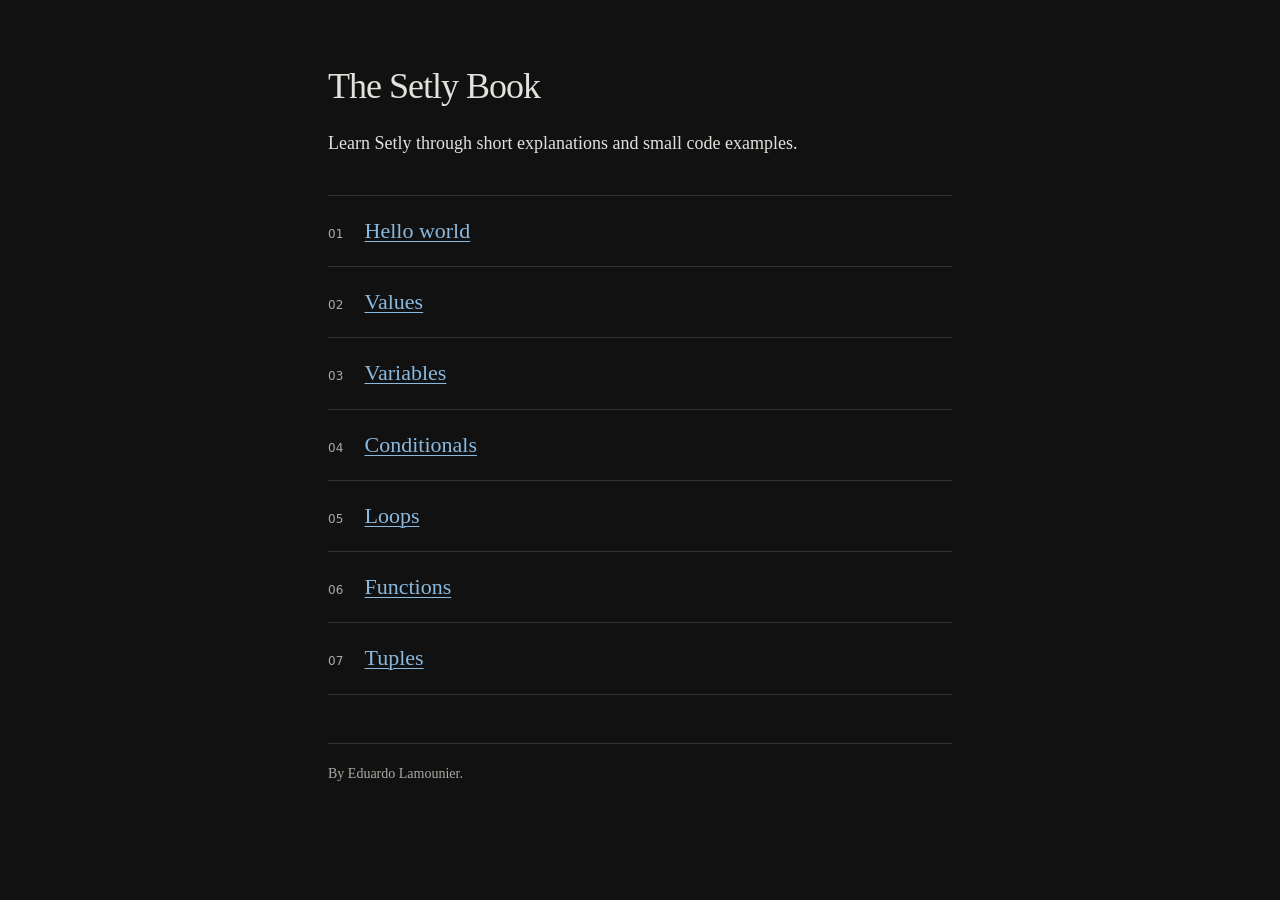
<file: docs/index.html>
<!DOCTYPE html>
<html lang="en">
<head>
  <meta charset="utf-8">
  <meta name="viewport" content="width=device-width, initial-scale=1">
  <meta name="description" content="Learn Setly through short explanations and annotated code examples.">
  <title>Chapters — The Setly Book</title>
  <link rel="stylesheet" href="style.css">
</head>
<body>
  <main class="page home">
    <header>
      <h1>The Setly Book</h1>
      <p>Learn Setly through short explanations and small code examples.</p>
    </header>
    <nav aria-label="Chapters">
      <ol class="chapters">
        <li>
          <span class="number">01</span> <a href="hello_world.html">Hello world</a>
        </li>
        <li>
          <span class="number">02</span> <a href="values.html">Values</a>
        </li>
        <li>
          <span class="number">03</span> <a href="variables.html">Variables</a>
        </li>
        <li>
          <span class="number">04</span> <a href="conditionals.html">Conditionals</a>
        </li>
        <li>
          <span class="number">05</span> <a href="loops.html">Loops</a>
        </li>
        <li>
          <span class="number">06</span> <a href="functions.html">Functions</a>
        </li>
        <li>
          <span class="number">07</span> <a href="tuples.html">Tuples</a>
        </li>
      </ol>
    </nav>
    <footer>
      <p>By Eduardo Lamounier.</p>
    </footer>
  </main>
</body>
</html>
</file>
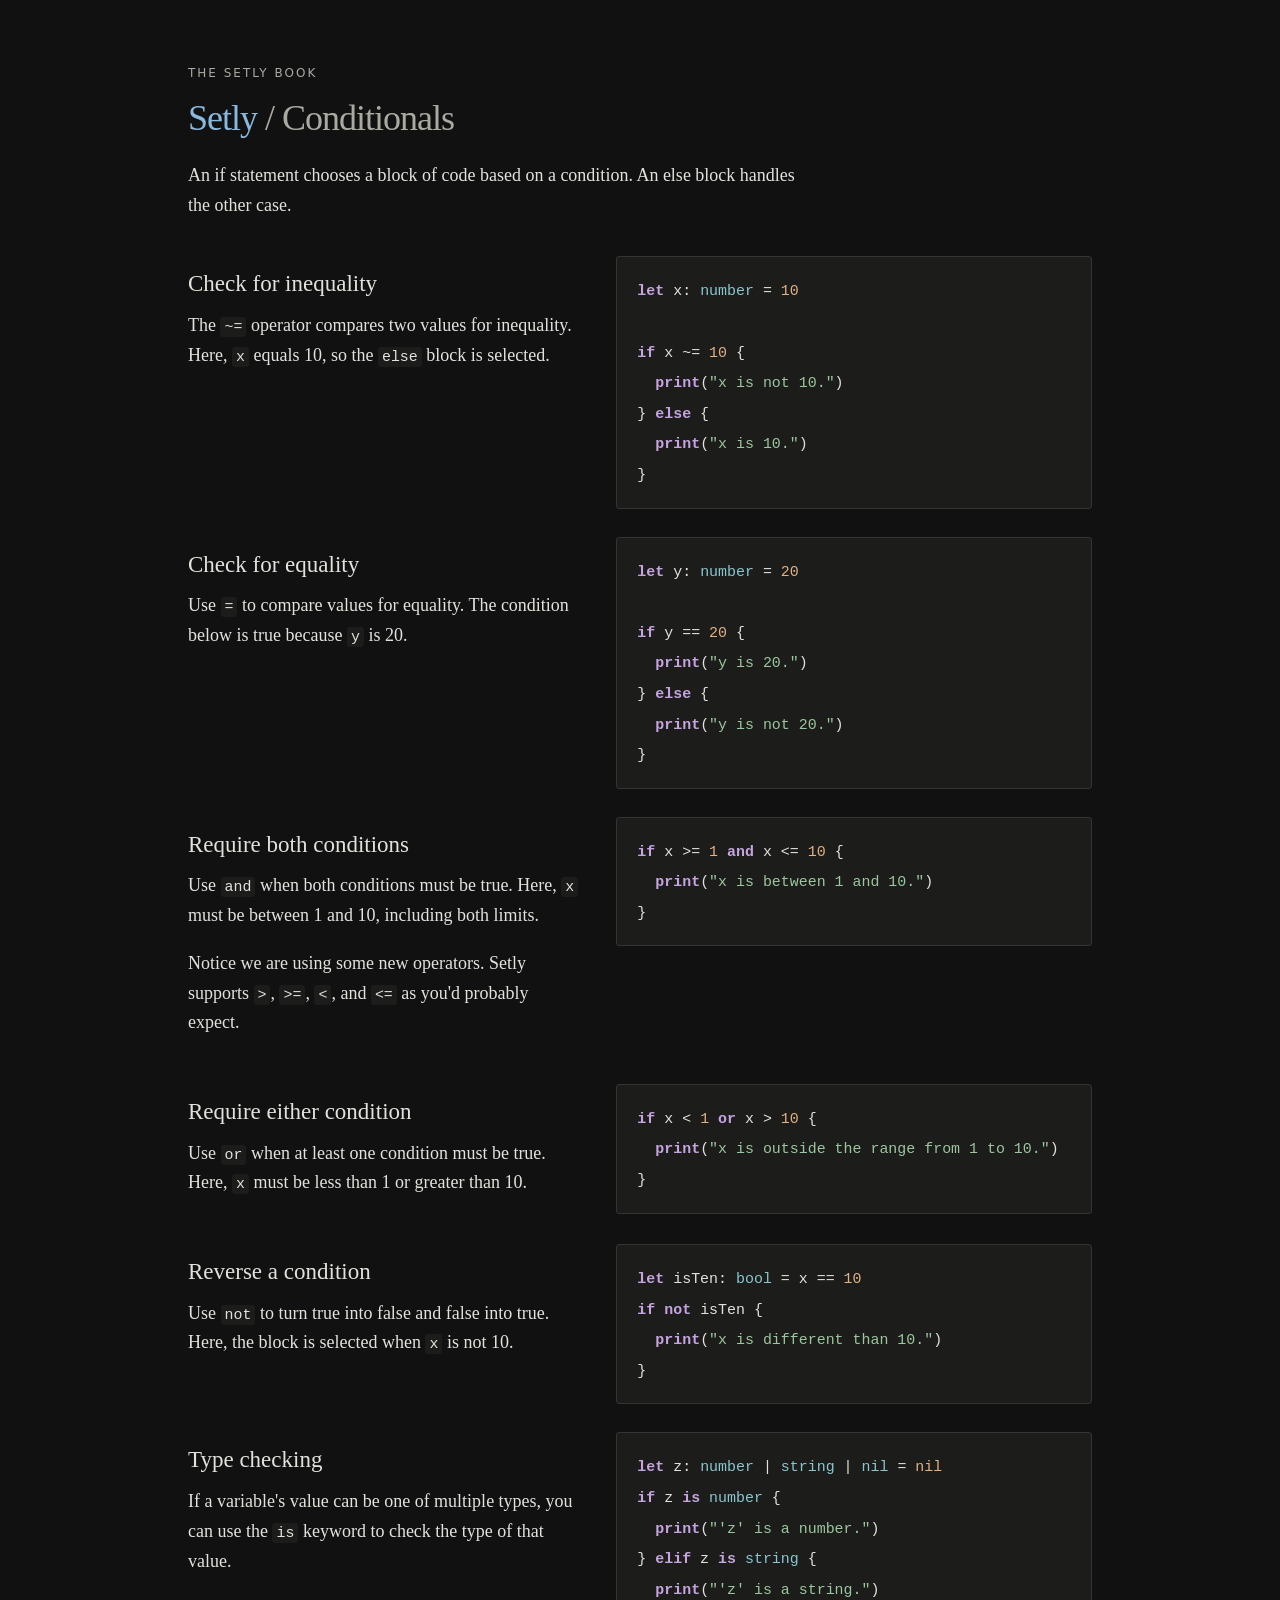
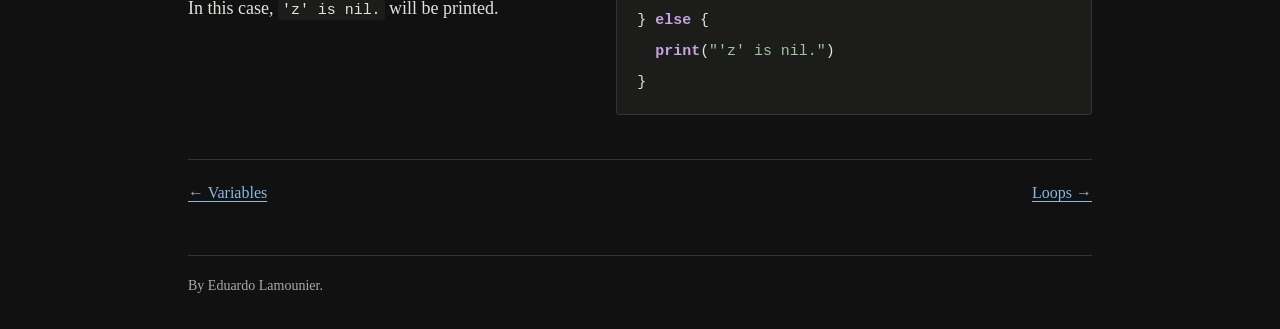
<file: docs/conditionals.html>
<!DOCTYPE html>
<html lang="en">
<head>
  <meta charset="utf-8">
  <meta name="viewport" content="width=device-width, initial-scale=1">
  <meta name="description" content="Learn Setly through short explanations and annotated code examples.">
  <title>Conditionals — The Setly Book</title>
  <link rel="stylesheet" href="style.css">
</head>
<body>
  <main class="page">
    <header>
      <p class="eyebrow">The Setly Book</p>
      <h1><a href="index.html">Setly</a><span> / Conditionals</span></h1>
      <p class="intro">An if statement chooses a block of code based on a condition. An else block handles the other case.</p>
    </header>
    <!-- Preserve whitespace inside pre: it controls the displayed code indentation. -->
    <section class="example">
      <div class="explanation">
        <h2>Check for inequality</h2>
        <p>The <code>~=</code> operator compares two values for inequality. Here, <code>x</code> equals 10, so the <code>else</code> block is selected.</p>
      </div>
      <pre><code><span class="keyword">let</span> x: <span class="type">number</span> = <span class="literal">10</span>

<span class="keyword">if</span> x ~= <span class="literal">10</span> {
  <span class="keyword">print</span>(<span class="string">&quot;x is not 10.&quot;</span>)
} <span class="keyword">else</span> {
  <span class="keyword">print</span>(<span class="string">&quot;x is 10.&quot;</span>)
}</code></pre>
    </section>
    <section class="example">
      <div class="explanation">
        <h2>Check for equality</h2>
        <p>Use <code>=</code> to compare values for equality. The condition below is true because <code>y</code> is 20.</p>
      </div>
      <pre><code><span class="keyword">let</span> y: <span class="type">number</span> = <span class="literal">20</span>

<span class="keyword">if</span> y == <span class="literal">20</span> {
  <span class="keyword">print</span>(<span class="string">&quot;y is 20.&quot;</span>)
} <span class="keyword">else</span> {
  <span class="keyword">print</span>(<span class="string">&quot;y is not 20.&quot;</span>)
}</code></pre>
    </section>
    <section class="example">
      <div class="explanation">
        <h2>Require both conditions</h2>
        <p>Use <code>and</code> when both conditions must be true. Here, <code>x</code> must be between 1 and 10, including both limits.</p>
        <p>Notice we are using some new operators. Setly supports <code>&gt;</code>, <code>&gt;=</code>, <code>&lt;</code>, and <code>&lt;=</code> as you'd probably expect.</p>
      </div>
      <pre><code><span class="keyword">if</span> x &gt;= <span class="literal">1</span> <span class="keyword">and</span> x &lt;= <span class="literal">10</span> {
  <span class="keyword">print</span>(<span class="string">&quot;x is between 1 and 10.&quot;</span>)
}</code></pre>
    </section>
    <section class="example">
      <div class="explanation">
        <h2>Require either condition</h2>
        <p>Use <code>or</code> when at least one condition must be true. Here, <code>x</code> must be less than 1 or greater than 10.</p>
      </div>
      <pre><code><span class="keyword">if</span> x &lt; <span class="literal">1</span> <span class="keyword">or</span> x &gt; <span class="literal">10</span> {
  <span class="keyword">print</span>(<span class="string">&quot;x is outside the range from 1 to 10.&quot;</span>)
}</code></pre>
    </section>
    <section class="example">
      <div class="explanation">
        <h2>Reverse a condition</h2>
        <p>Use <code>not</code> to turn true into false and false into true. Here, the block is selected when <code>x</code> is not 10.</p>
      </div>
      <pre><code><span class="keyword">let</span> isTen: <span class="type">bool</span> = x == <span class="literal">10</span>
<span class="keyword">if</span> <span class="keyword">not</span> isTen {
  <span class="keyword">print</span>(<span class="string">&quot;x is different than 10.&quot;</span>)
}</code></pre>
    </section>
    <section class="example">
      <div class="explanation">
        <h2>Type checking</h2>
        <p>If a variable's value can be one of multiple types, you can use the <code>is</code> keyword to check the type of that value.</p>              
        <p>In this case, <code>'z' is nil.</code> will be printed.</p>
      </div>
      <pre><code><span class="keyword">let</span> z: <span class="type">number</span> | <span class="type">string</span> | <span class="type">nil</span> = <span class="literal">nil</span>
<span class="keyword">if</span> z <span class="keyword">is</span> <span class="type">number</span> {
  <span class="keyword">print</span>(<span class="string">&quot;'z' is a number.&quot;</span>)
} <span class="keyword">elif</span> z <span class="keyword">is</span> <span class="type">string</span> {
  <span class="keyword">print</span>(<span class="string">&quot;'z' is a string.&quot;</span>)
} <span class="keyword">else</span> {
  <span class="keyword">print</span>(<span class="string">&quot;'z' is nil.&quot;</span>)
}</code></pre>
    </section>
    <nav class="chapter-nav" aria-label="Chapter navigation">
      <a href="variables.html">← Variables</a>
      <a href="loops.html">Loops →</a>
    </nav>
    <footer>
      <p>By Eduardo Lamounier.</p>
    </footer>
  </main>
</body>
</html>
</file>
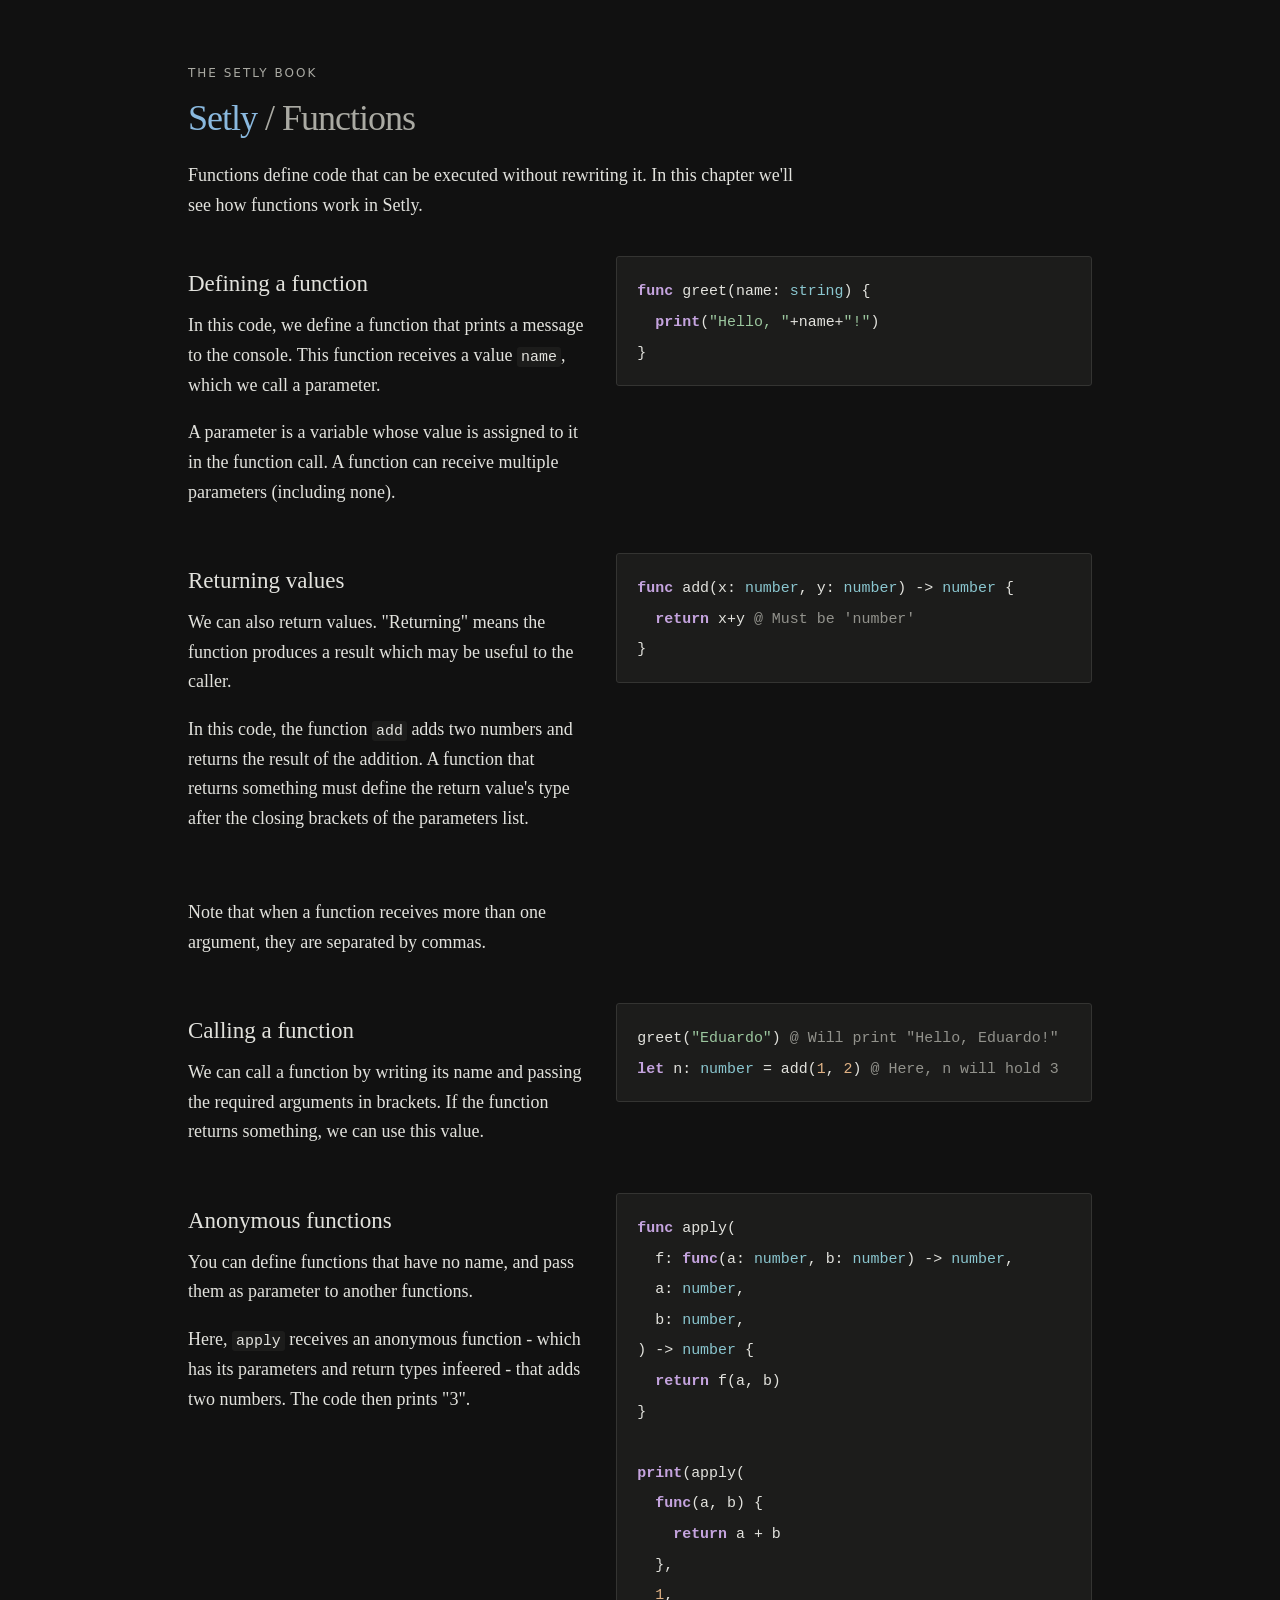
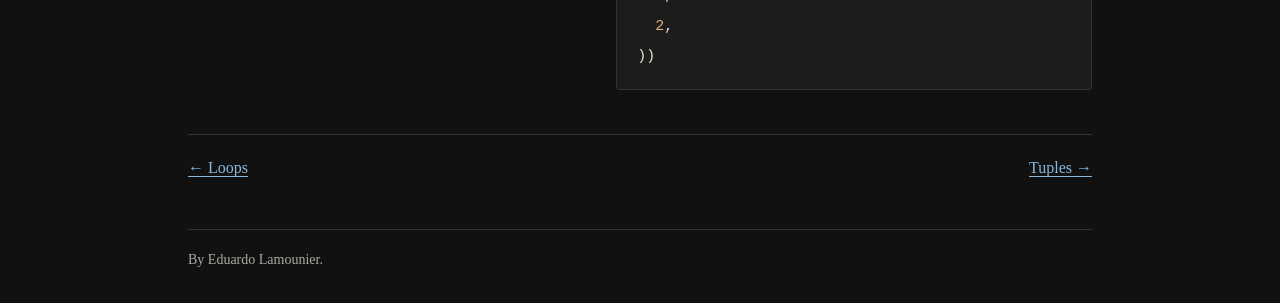
<file: docs/functions.html>
<!DOCTYPE html>
<html lang="en">
<head>
  <meta charset="utf-8">
  <meta name="viewport" content="width=device-width, initial-scale=1">
  <meta name="description" content="Learn Setly through short explanations and annotated code examples.">
  <title>Functions — The Setly Book</title>
  <link rel="stylesheet" href="style.css">
</head>
<body>
  <main class="page">
    <header>
      <p class="eyebrow">The Setly Book</p>
      <h1><a href="index.html">Setly</a><span> / Functions</span></h1>
      <p class="intro">Functions define code that can be executed without rewriting it. In this chapter we'll see how functions work in Setly.</p>
    </header>
    <section class="example">
      <div class="explanation">
        <h2>Defining a function</h2>
        <p>In this code, we define a function that prints a message to the console. This function receives a value <code>name</code>, which we call a parameter.</p>
        <p>A parameter is a variable whose value is assigned to it in the function call. A function can receive multiple parameters (including none).</p>
      </div>
      <pre><code><span class="keyword">func</span> greet(name: <span class="type">string</span>) {
  <span class="keyword">print</span>(<span class="string">&quot;Hello, &quot;</span>+name+<span class="string">&quot;!&quot;</span>)
}</code></pre>
    </section>
    <section class="example">
      <div class="explanation">
        <h2>Returning values</h2>
        <p>We can also return values. "Returning" means the function produces a result which may be useful to the caller.</p> 
        <p>In this code, the function <code>add</code> adds two numbers and returns the result of the addition. A function that returns something must define the return value's type after the closing brackets of the parameters list.</p>
      </div>
      <pre><code><span class="keyword">func</span> add(x: <span class="type">number</span>, y: <span class="type">number</span>) -&gt; <span class="type">number</span> {
  <span class="keyword">return</span> x+y <span class="comment">@ Must be 'number'</span>
}</code></pre>
      <div class="explanation">
        <p>Note that when a function receives more than one argument, they are separated by commas.</p>
      </div>
    </section>
    <section class="example">
      <div class="explanation">
        <h2>Calling a function</h2>
        <p>We can call a function by writing its name and passing the required arguments in brackets. If the function returns something, we can use this value.</p>
      </div>
      <pre><code>greet(<span class="string">&quot;Eduardo&quot;</span>) <span class="comment">@ Will print &quot;Hello, Eduardo!&quot;</span>
<span class="keyword">let</span> n: <span class="type">number</span> = add(<span class="literal">1</span>, <span class="literal">2</span>) <span class="comment">@ Here, n will hold 3</span></code></pre>
    </section>
    <section class="example">
      <div class="explanation">
        <h2>Anonymous functions</h2>
        <p>You can define functions that have no name, and pass them as parameter to another functions.</p>
        <p>Here, <code>apply</code> receives an anonymous function - which has its parameters and return types infeered - that adds two numbers. The code then prints "3".</p>
      </div>   
      <pre><code><span class="keyword">func</span> apply(
  f: <span class="keyword">func</span>(a: <span class="type">number</span>, b: <span class="type">number</span>) -&gt; <span class="type">number</span>,
  a: <span class="type">number</span>,
  b: <span class="type">number</span>,
) -&gt; <span class="type">number</span> {
  <span class="keyword">return</span> f(a, b)
}

<span class="keyword">print</span>(apply(
  <span class="keyword">func</span>(a, b) {
    <span class="keyword">return</span> a + b
  },
  <span class="literal">1</span>,
  <span class="literal">2</span>,
))</code></pre>
    </section>
    <nav class="chapter-nav" aria-label="Chapter navigation">
      <a href="loops.html">← Loops</a>
      <a href="tuples.html">Tuples →</a>
    </nav>
    <footer>
      <p>By Eduardo Lamounier.</p>
    </footer>
  </main>
</body>
</html>
</file>
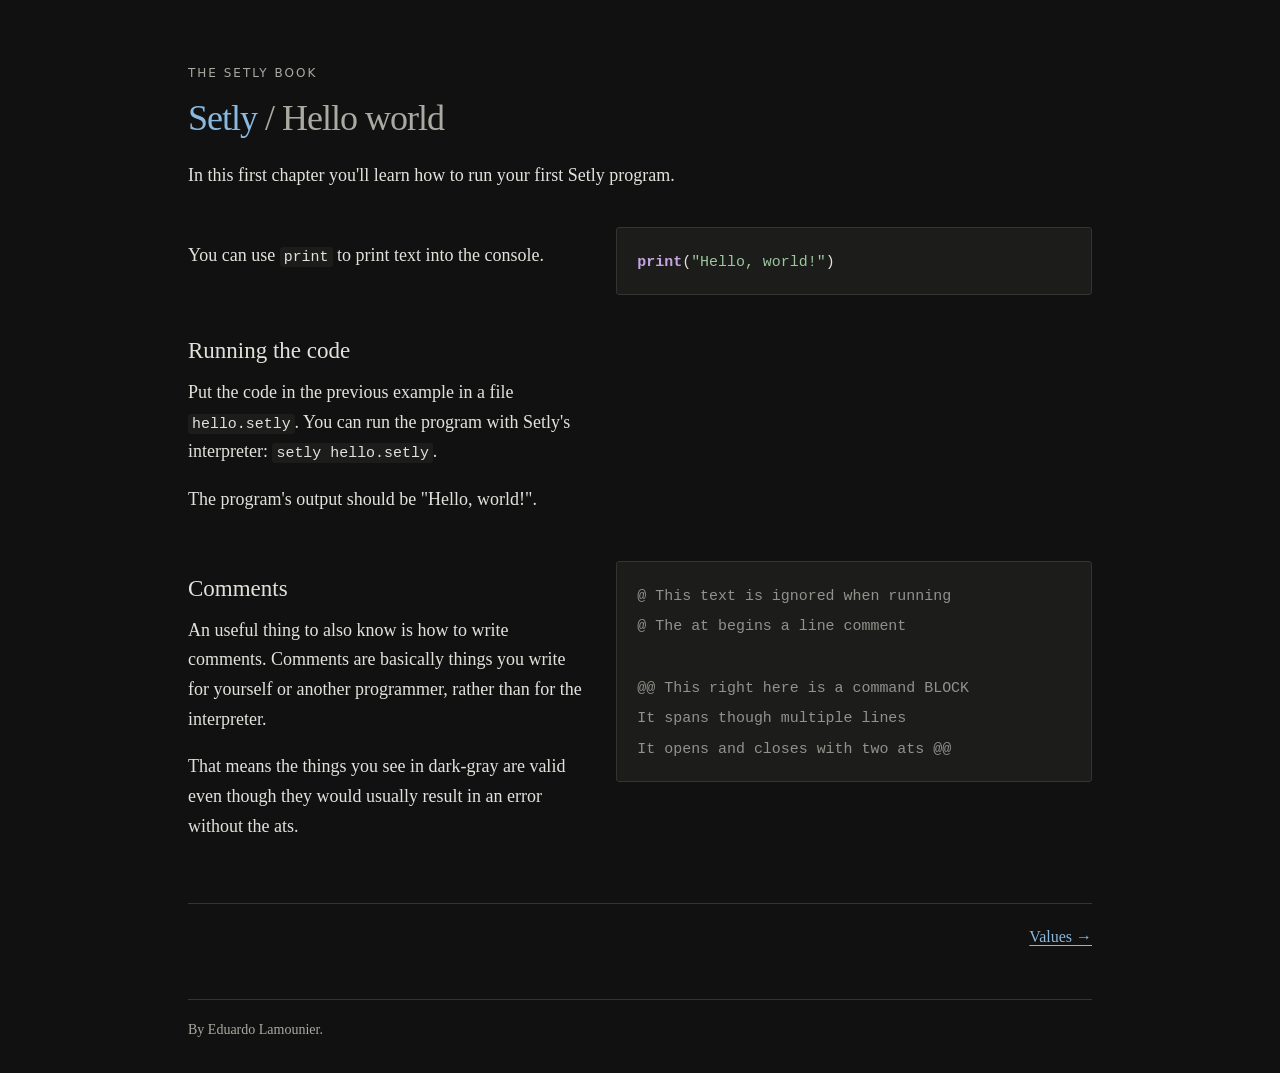
<file: docs/hello_world.html>
<!DOCTYPE html>
<html lang="en">
<head>
  <meta charset="utf-8">
  <meta name="viewport" content="width=device-width, initial-scale=1">
  <meta name="description" content="Learn Setly through short explanations and annotated code examples.">
  <title>Hello World — The Setly Book</title>
  <link rel="stylesheet" href="style.css">
</head>
<body>
  <main class="page">
    <header>
      <p class="eyebrow">The Setly Book</p>
      <h1><a href="index.html">Setly</a><span> / Hello world</span></h1>
      <p class="intro">In this first chapter you'll learn how to run your first Setly program.</p>
    </header>
    <!-- Preserve whitespace inside pre: it controls the displayed code indentation. -->
    <section class="example">
      <div class="explanation">
        <p>You can use <code>print</code> to print text into the console.</p>
      </div>
      <pre><code><span class="keyword">print</span>(<span class="string">&quot;Hello, world!&quot;</span>)</code></pre>
    </section>
    <section class="example">
      <div class="explanation">
        <h2>Running the code</h2>
        <p>Put the code in the previous example in a file <code>hello.setly</code>. You can run the program with Setly's interpreter: <code>setly hello.setly</code>.</p>
        <p>The program's output should be "Hello, world!".
      </div>
    </section>
    <section class="example">
      <div class="explanation">
        <h2>Comments</h2>
        <p>An useful thing to also know is how to write comments. Comments are basically things you write for yourself or another programmer, rather than for the interpreter.</p>
        <p>That means the things you see in dark-gray are valid even though they would usually result in an error without the ats.</p>
      </div>
      <pre><code><span class="comment">@ This text is ignored when running</span>
<span class="comment">@ The at begins a line comment</span>

<span class="comment">@@ This right here is a command BLOCK
It spans though multiple lines
It opens and closes with two ats @@</span></code></pre>
    </section>
    <nav class="chapter-nav" aria-label="Chapter navigation">
      <a></a>
      <a href="values.html">Values →</a>
    </nav>
    <footer>
      <p>By Eduardo Lamounier.</p>
    </footer>
  </main>
</body>
</html>
</file>
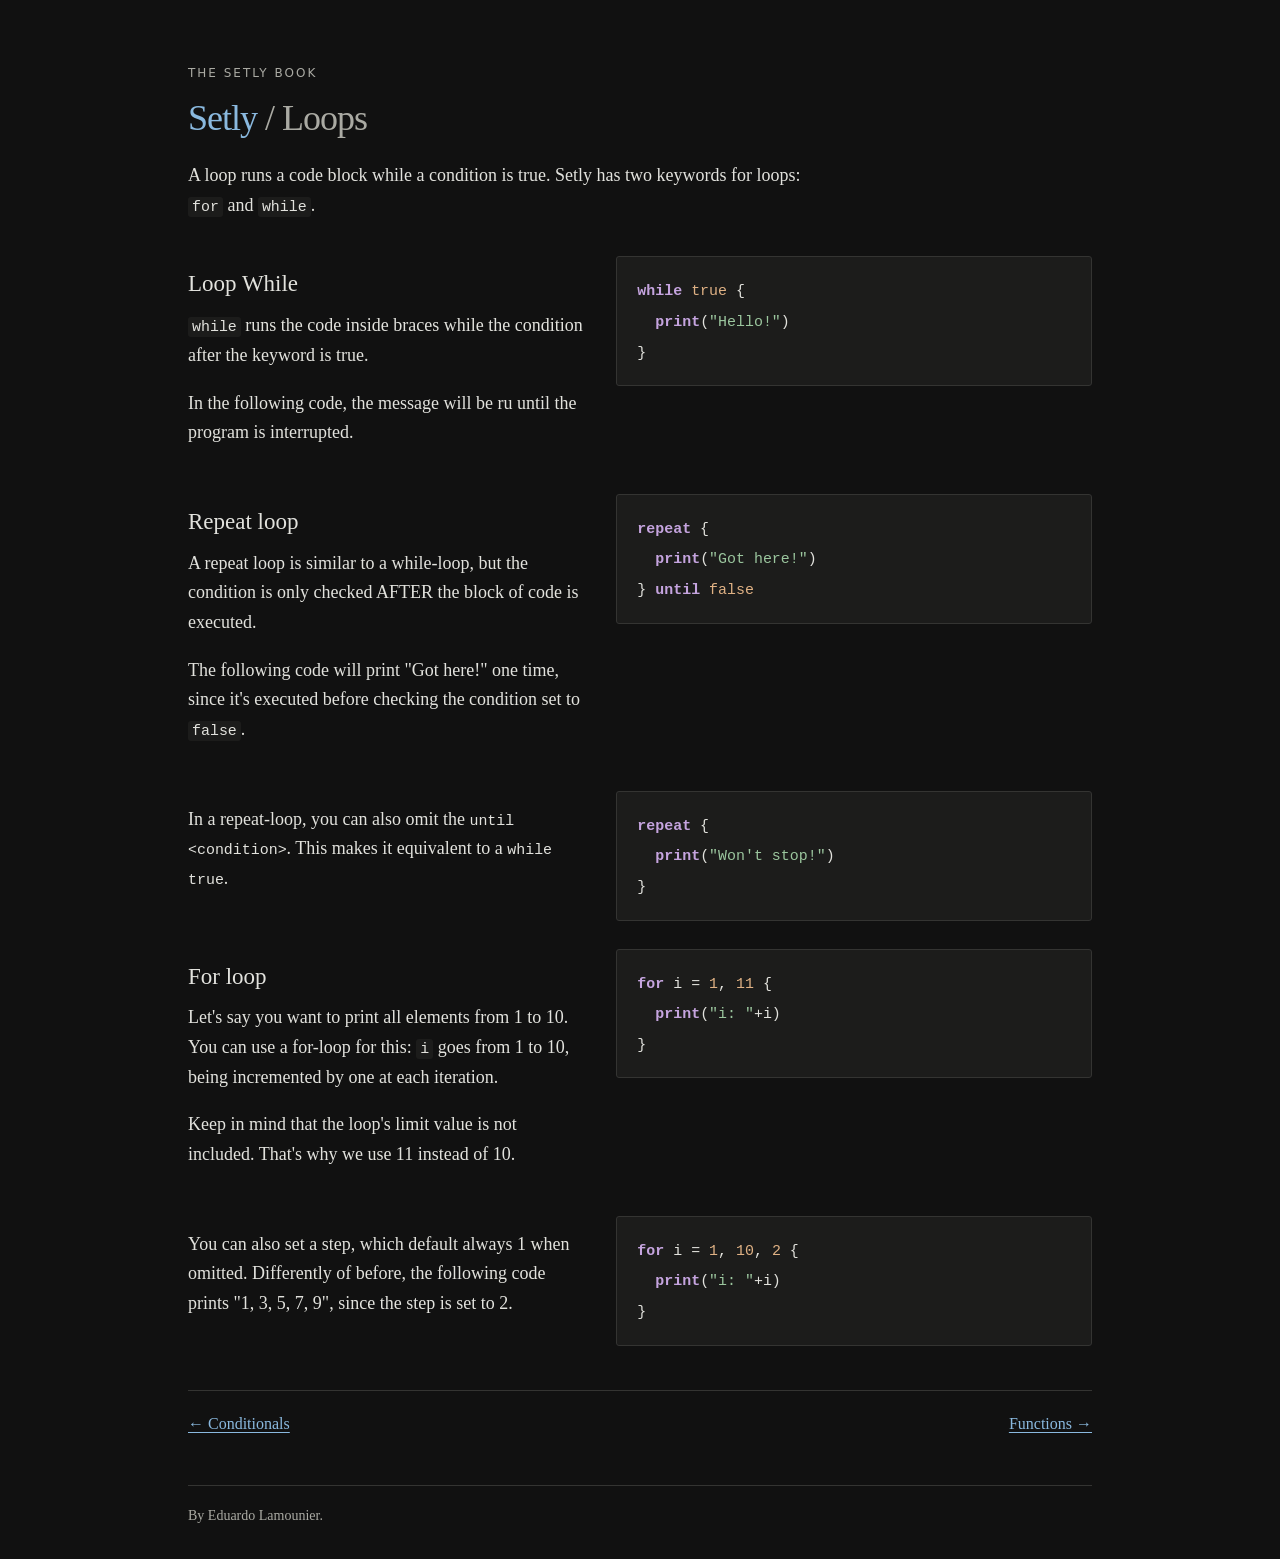
<file: docs/loops.html>
<!DOCTYPE html>
<html lang="en">
<head>
  <meta charset="utf-8">
  <meta name="viewport" content="width=device-width, initial-scale=1">
  <meta name="description" content="Learn Setly through short explanations and annotated code examples.">
  <title>Loops — The Setly Book</title>
  <link rel="stylesheet" href="style.css">
</head>
<body>
  <main class="page">
    <header>
      <p class="eyebrow">The Setly Book</p>
      <h1><a href="index.html">Setly</a><span> / Loops</span></h1>
      <p class="intro">A loop runs a code block while a condition is true. Setly has two keywords for loops: <code>for</code> and <code>while</code>.</p>
    </header>
    <section class="example">
      <div class="explanation">
        <h2>Loop While</h2>
        <p><code>while</code> runs the code inside braces while the condition after the keyword is true.</p>
        <p>In the following code, the message will be ru until the program is interrupted.</p>
      </div>
      <pre><code><span class="keyword">while</span> <span class="literal">true</span> {
  <span class="keyword">print</span>(<span class="string">&quot;Hello!&quot;</span>)
}</code></pre>
    </section>
    <section class="example">
      <div class="explanation">
        <h2>Repeat loop</h2>
        <p>A repeat loop is similar to a while-loop, but the condition is only checked AFTER the block of code is executed.</p>
        <p>The following code will print "Got here!" one time, since it's executed before checking the condition set to <code>false</code>.</p>
      </div>
      <pre><code><span class="keyword">repeat</span> {
  <span class="keyword">print</span>(<span class="string">"Got here!"</span>)
} <span class="keyword">until</span> <span class="literal">false</span></code></pre>
    </section>
    <section class="example">
      <div class="explanation">
        In a repeat-loop, you can also omit the <code>until &lt;condition&gt;</code>. This makes it equivalent to a <code>while true</code>.
      </div>
      <pre><code><span class="keyword">repeat</span> {
  <span class="keyword">print</span>(<span class="string">"Won't stop!"</span>)
}</code></pre>
    </section>
    <section class="example">
      <div class="explanation">
        <h2>For loop</h2>
        <p>Let's say you want to print all elements from 1 to 10. You can use a for-loop for this: <code>i</code> goes from 1 to 10, being incremented by one at each iteration.</p>
        <p>Keep in mind that the loop's limit value is not included. That's why we use 11 instead of 10.</p>
      </div>
      <pre><code><span class="keyword">for</span> i = <span class="literal">1</span>, <span class="literal">11</span> {
  <span class="keyword">print</span>(<span class="string">&quot;i: &quot;</span>+i)
}</code></pre>
    </section>
    <section class="example">
      <div class="explanation">
        <p>You can also set a step, which default always 1 when omitted. Differently of before, the following code prints &quot;1, 3, 5, 7, 9&quot;, since the step is set to 2.</p>
      </div>
      <pre><code><span class="keyword">for</span> i = <span class="literal">1</span>, <span class="literal">10</span>, <span class="literal">2</span> {
  <span class="keyword">print</span>(<span class="string">&quot;i: &quot;</span>+i)
}</code></pre>
    </section>
    <nav class="chapter-nav" aria-label="Chapter navigation">
      <a href="conditionals.html">← Conditionals</a>
      <a href="functions.html">Functions →</a>
    </nav>
    <footer>
      <p>By Eduardo Lamounier.</p>
    </footer>
  </main>
</body>
</html>
</file>
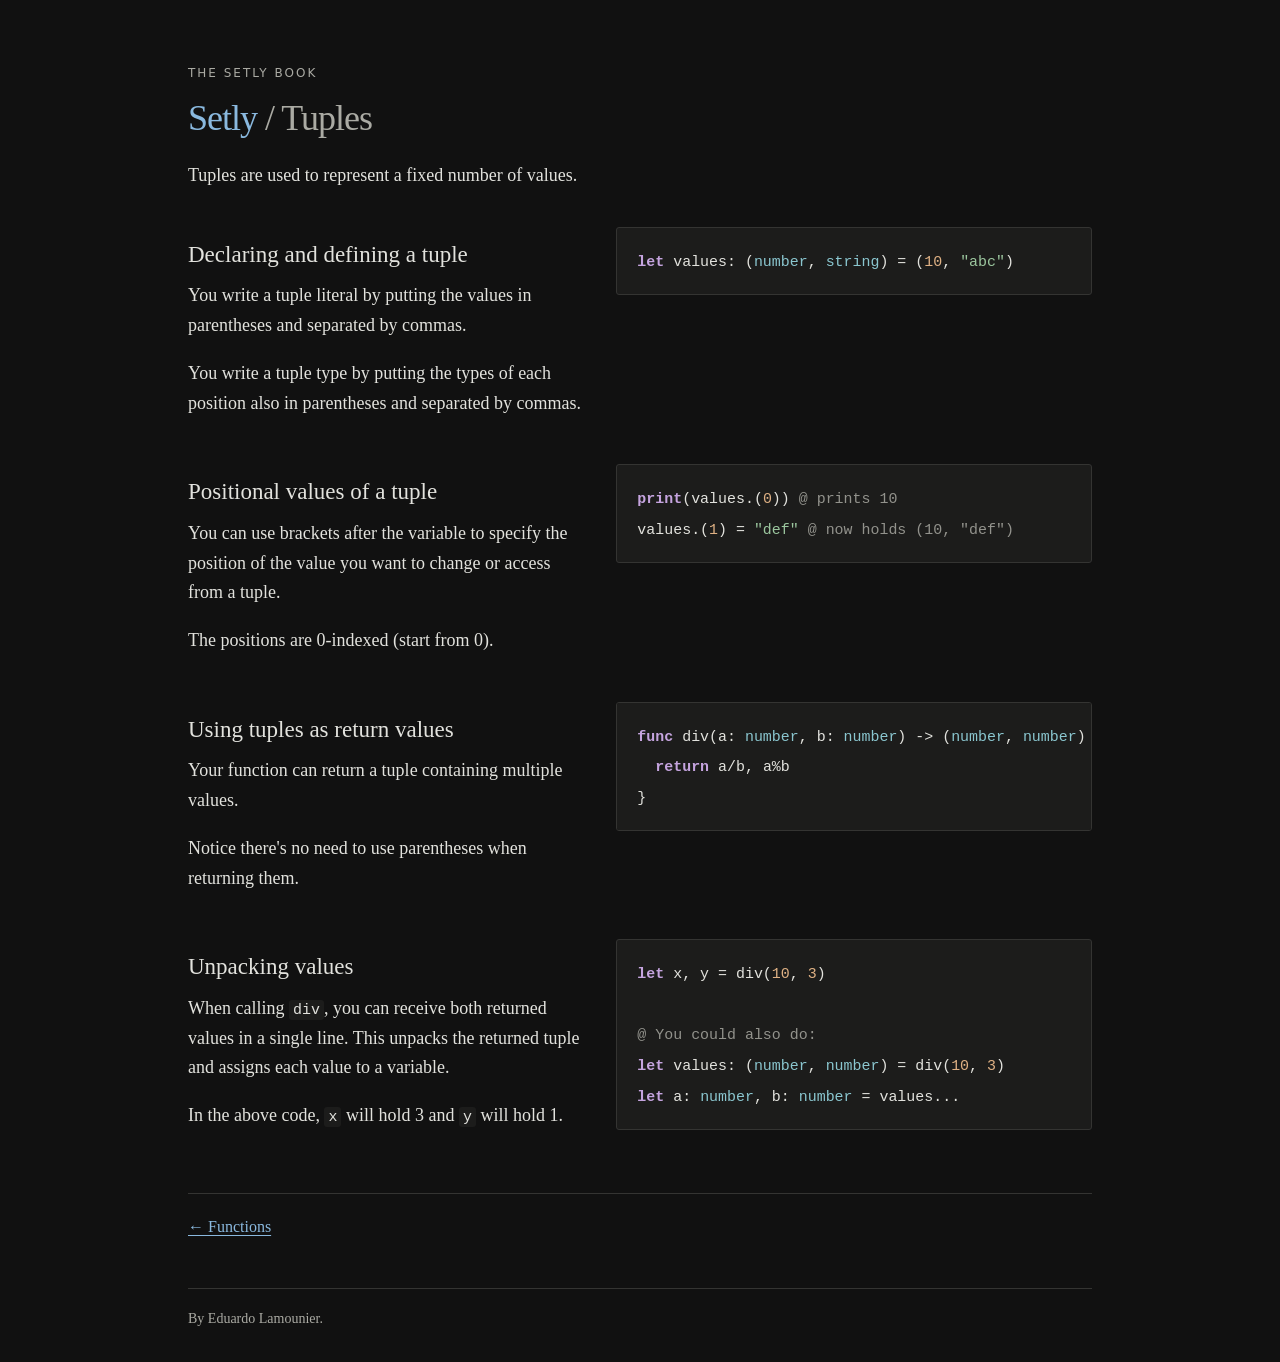
<file: docs/tuples.html>
<!DOCTYPE html>
<html lang="en">
<head>
  <meta charset="utf-8">
  <meta name="viewport" content="width=device-width, initial-scale=1">
  <meta name="description" content="Learn Setly through short explanations and annotated code examples.">
  <title>Tuples — The Setly Book</title>
  <link rel="stylesheet" href="style.css">
</head>
<body>
  <main class="page">
    <header>
      <p class="eyebrow">The Setly Book</p>
      <h1><a href="index.html">Setly</a><span> / Tuples</span></h1>
      <p class="intro">Tuples are used to represent a fixed number of values.</p>
    </header>
    <section class="example">
      <div class="explanation">
        <h2>Declaring and defining a tuple</h2>
        <p>You write a tuple literal by putting the values in parentheses and separated by commas.</p>
        <p>You write a tuple type by putting the types of each position also in parentheses and separated by commas.</p>
      </div>
      <pre><code><span class="keyword">let</span> values: (<span class="type">number</span>, <span class="type">string</span>) = (<span class="literal">10</span>, <span class="string">&quot;abc&quot;</span>)</code></pre>
    </section>
    <section class="example">
      <div class="explanation">
        <h2>Positional values of a tuple</h2>
        <p>You can use brackets after the variable to specify the position of the value you want to change or access from a tuple.</p>
        <p>The positions are 0-indexed (start from 0).</p>
      </div>
      <pre><code><span class="keyword">print</span>(values.(<span class="literal">0</span>)) <span class="comment">@ prints 10</span>
values.(<span class="literal">1</span>) = <span class="string">&quot;def&quot;</span> <span class="comment">@ now holds (10, &quot;def&quot;)</span></code></pre>
    </section>
    <section class="example">
      <div class="explanation">
        <h2>Using tuples as return values</h2>
        <p>Your function can return a tuple containing multiple values.</p>
        <p>Notice there's no need to use parentheses when returning them.</p>
      </div>
      <pre><code><span class="keyword">func</span> div(a: <span class="type">number</span>, b: <span class="type">number</span>) -&gt; (<span class="type">number</span>, <span class="type">number</span>) {
  <span class="keyword">return</span> a/b, a%b
}</code></pre>
    </section>
    <section class="example">
      <div class="explanation">
        <h2>Unpacking values</h2>
        <p>When calling <code>div</code>, you can receive both returned values in a single line. This unpacks the returned tuple and assigns each value to a variable.</p>
        <p>In the above code, <code>x</code> will hold 3 and <code>y</code> will hold 1.</p>
      </div>
      <pre><code><span class="keyword">let</span> x, y = div(<span class="literal">10</span>, <span class="literal">3</span>)

<span class="comment">@ You could also do:</span>
<span class="keyword">let</span> values: (<span class="type">number</span>, <span class="type">number</span>) = div(<span class="literal">10</span>, <span class="literal">3</span>)
<span class="keyword">let</span> a: <span class="type">number</span>, b: <span class="type">number</span> = values...</code></pre>
    </section>
    <nav class="chapter-nav" aria-label="Chapter navigation">
      <a href="functions.html">← Functions</a>
      <a></a>
    </nav>
    <footer>
      <p>By Eduardo Lamounier.</p>
    </footer>
  </main>
</body>
</html>
</file>
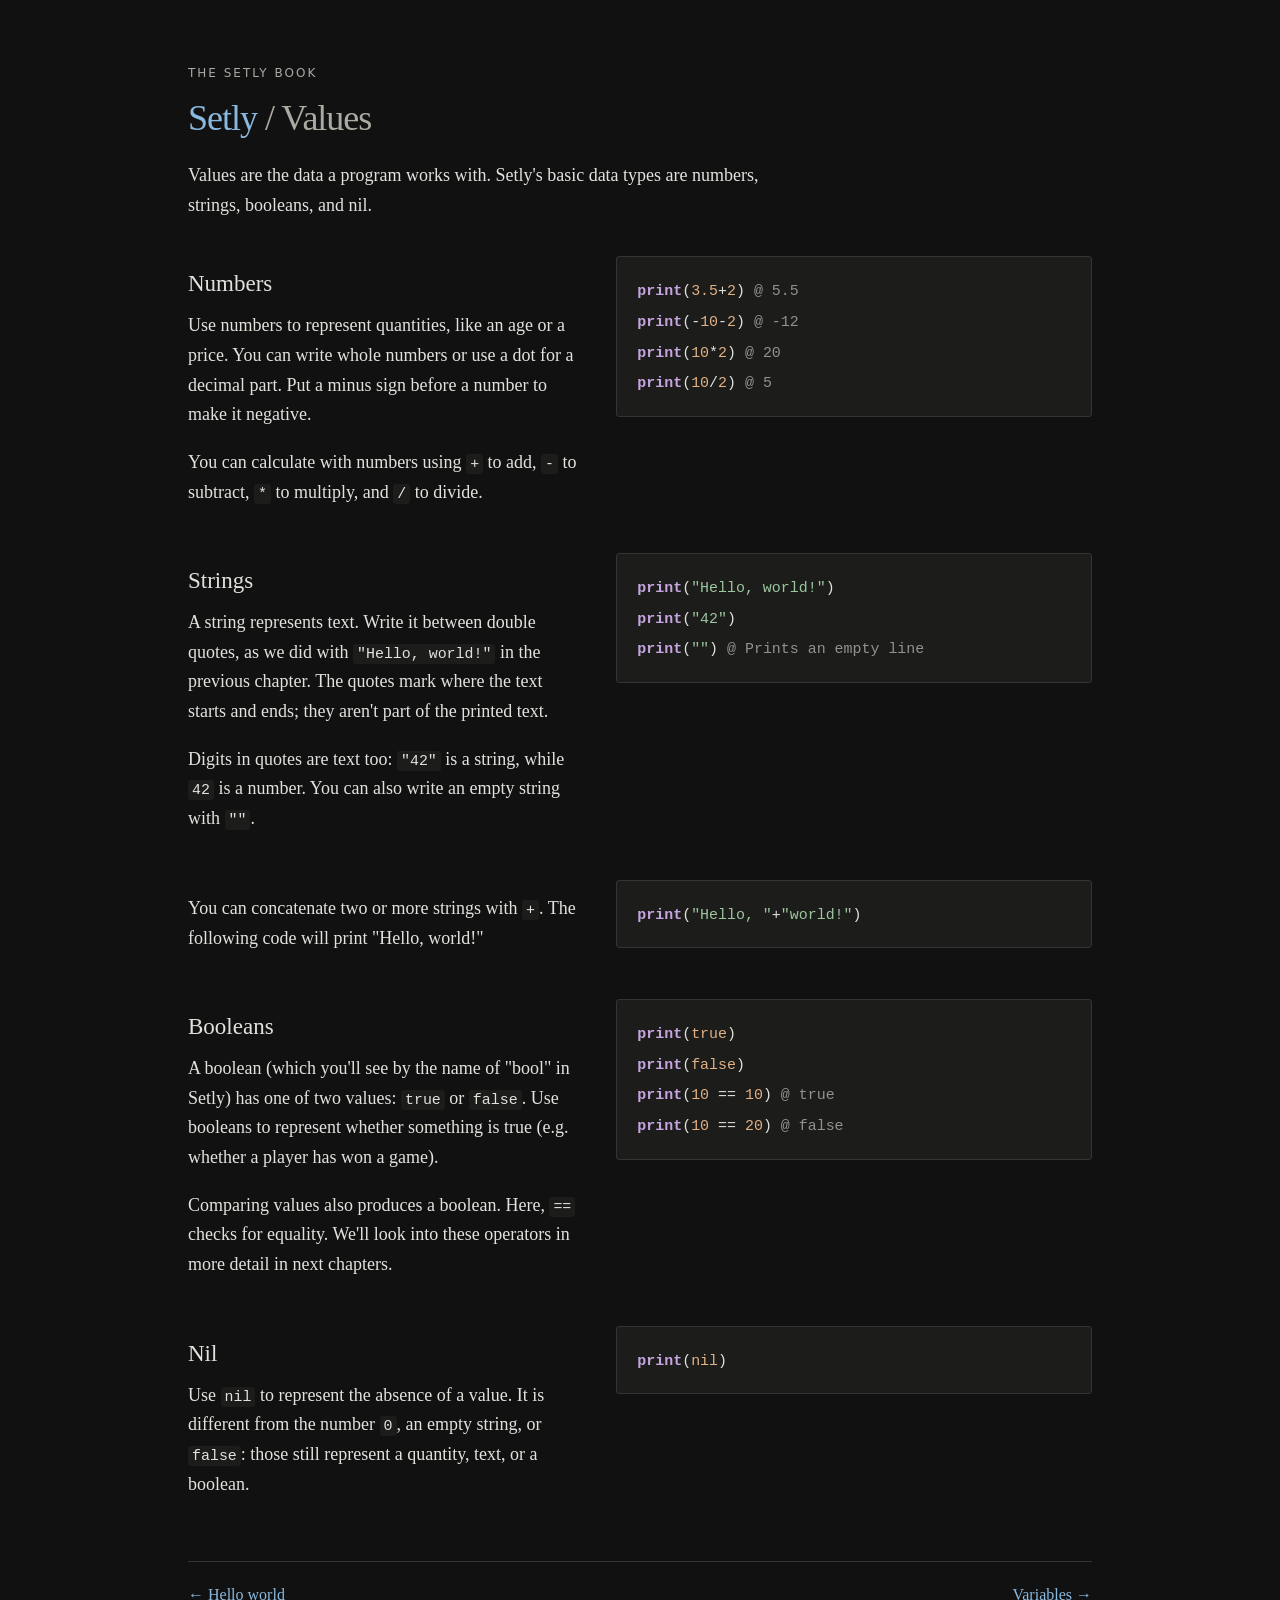
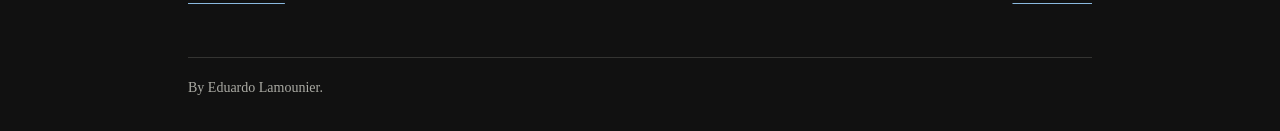
<file: docs/values.html>
<!DOCTYPE html>
<html lang="en">
<head>
  <meta charset="utf-8">
  <meta name="viewport" content="width=device-width, initial-scale=1">
  <meta name="description" content="Learn Setly through short explanations and annotated code examples.">
  <title>Values — The Setly Book</title>
  <link rel="stylesheet" href="style.css">
</head>
<body>
  <main class="page">
    <header>
      <p class="eyebrow">The Setly Book</p>
      <h1><a href="index.html">Setly</a><span> / Values</span></h1>
      <p class="intro">Values are the data a program works with. Setly's basic data types are numbers, strings, booleans, and nil.</p>
    </header>
    <!-- Preserve whitespace inside pre: it controls the displayed code indentation. -->
    <section class="example">
      <div class="explanation">
        <h2>Numbers</h2>
        <p>Use numbers to represent quantities, like an age or a price. You can write whole numbers or use a dot for a decimal part. Put a minus sign before a number to make it negative.</p>
        <p>You can calculate with numbers using <code>+</code> to add, <code>-</code> to subtract, <code>*</code> to multiply, and <code>/</code> to divide.</p>
      </div>
      <pre><code><span class="keyword">print</span>(<span class="literal">3.5</span>+<span class="literal">2</span>) <span class="comment">@ 5.5</span>
<span class="keyword">print</span>(-<span class="literal">10</span>-<span class="literal">2</span>) <span class="comment">@ -12</span>
<span class="keyword">print</span>(<span class="literal">10</span>*<span class="literal">2</span>) <span class="comment">@ 20</span>
<span class="keyword">print</span>(<span class="literal">10</span>/<span class="literal">2</span>) <span class="comment">@ 5</span></code></pre>
    </section>
    <section class="example">
      <div class="explanation">
        <h2>Strings</h2>
        <p>A string represents text. Write it between double quotes, as we did with <code>&quot;Hello, world!&quot;</code> in the previous chapter. The quotes mark where the text starts and ends; they aren't part of the printed text.</p>
        <p>Digits in quotes are text too: <code>&quot;42&quot;</code> is a string, while <code>42</code> is a number. You can also write an empty string with <code>&quot;&quot;</code>.</p>
      </div>
      <pre><code><span class="keyword">print</span>(<span class="string">&quot;Hello, world!&quot;</span>)
<span class="keyword">print</span>(<span class="string">&quot;42&quot;</span>)
<span class="keyword">print</span>(<span class="string">&quot;&quot;</span>) <span class="comment">@ Prints an empty line</span></code></pre>
    </section>
    <section class="example">
    <div class="explanation">
      <p>You can concatenate two or more strings with <code>+</code>. The following code will print "Hello, world!"</p> 
    </div> 
    <pre><code><span class="keyword">print</span>(<span class="string">"Hello, "</span>+<span class="string">"world!"</span>)</code></pre>
    </section>
    <section class="example">
      <div class="explanation">
        <h2>Booleans</h2>
        <p>A boolean (which you'll see by the name of "bool" in Setly) has one of two values: <code>true</code> or <code>false</code>. Use booleans to represent whether something is true (e.g. whether a player has won a game).</p>
        <p>Comparing values also produces a boolean. Here, <code>==</code> checks for equality. We'll look into these operators in more detail in next chapters.</p>
      </div>
      <pre><code><span class="keyword">print</span>(<span class="literal">true</span>)
<span class="keyword">print</span>(<span class="literal">false</span>)
<span class="keyword">print</span>(<span class="literal">10</span> == <span class="literal">10</span>) <span class="comment">@ true</span>
<span class="keyword">print</span>(<span class="literal">10</span> == <span class="literal">20</span>) <span class="comment">@ false</span></code></pre>
    </section>
    <section class="example">
      <div class="explanation">
        <h2>Nil</h2>
        <p>Use <code>nil</code> to represent the absence of a value. It is different from the number <code>0</code>, an empty string, or <code>false</code>: those still represent a quantity, text, or a boolean.</p>
      </div>
      <pre><code><span class="keyword">print</span>(<span class="literal">nil</span>)</code></pre>
    </section>
    <nav class="chapter-nav" aria-label="Chapter navigation">
      <a href="hello_world.html">← Hello world</a>
      <a href="variables.html">Variables →</a>
    </nav>
    <footer>
      <p>By Eduardo Lamounier.</p>
    </footer>
  </main>
</body>
</html>
</file>
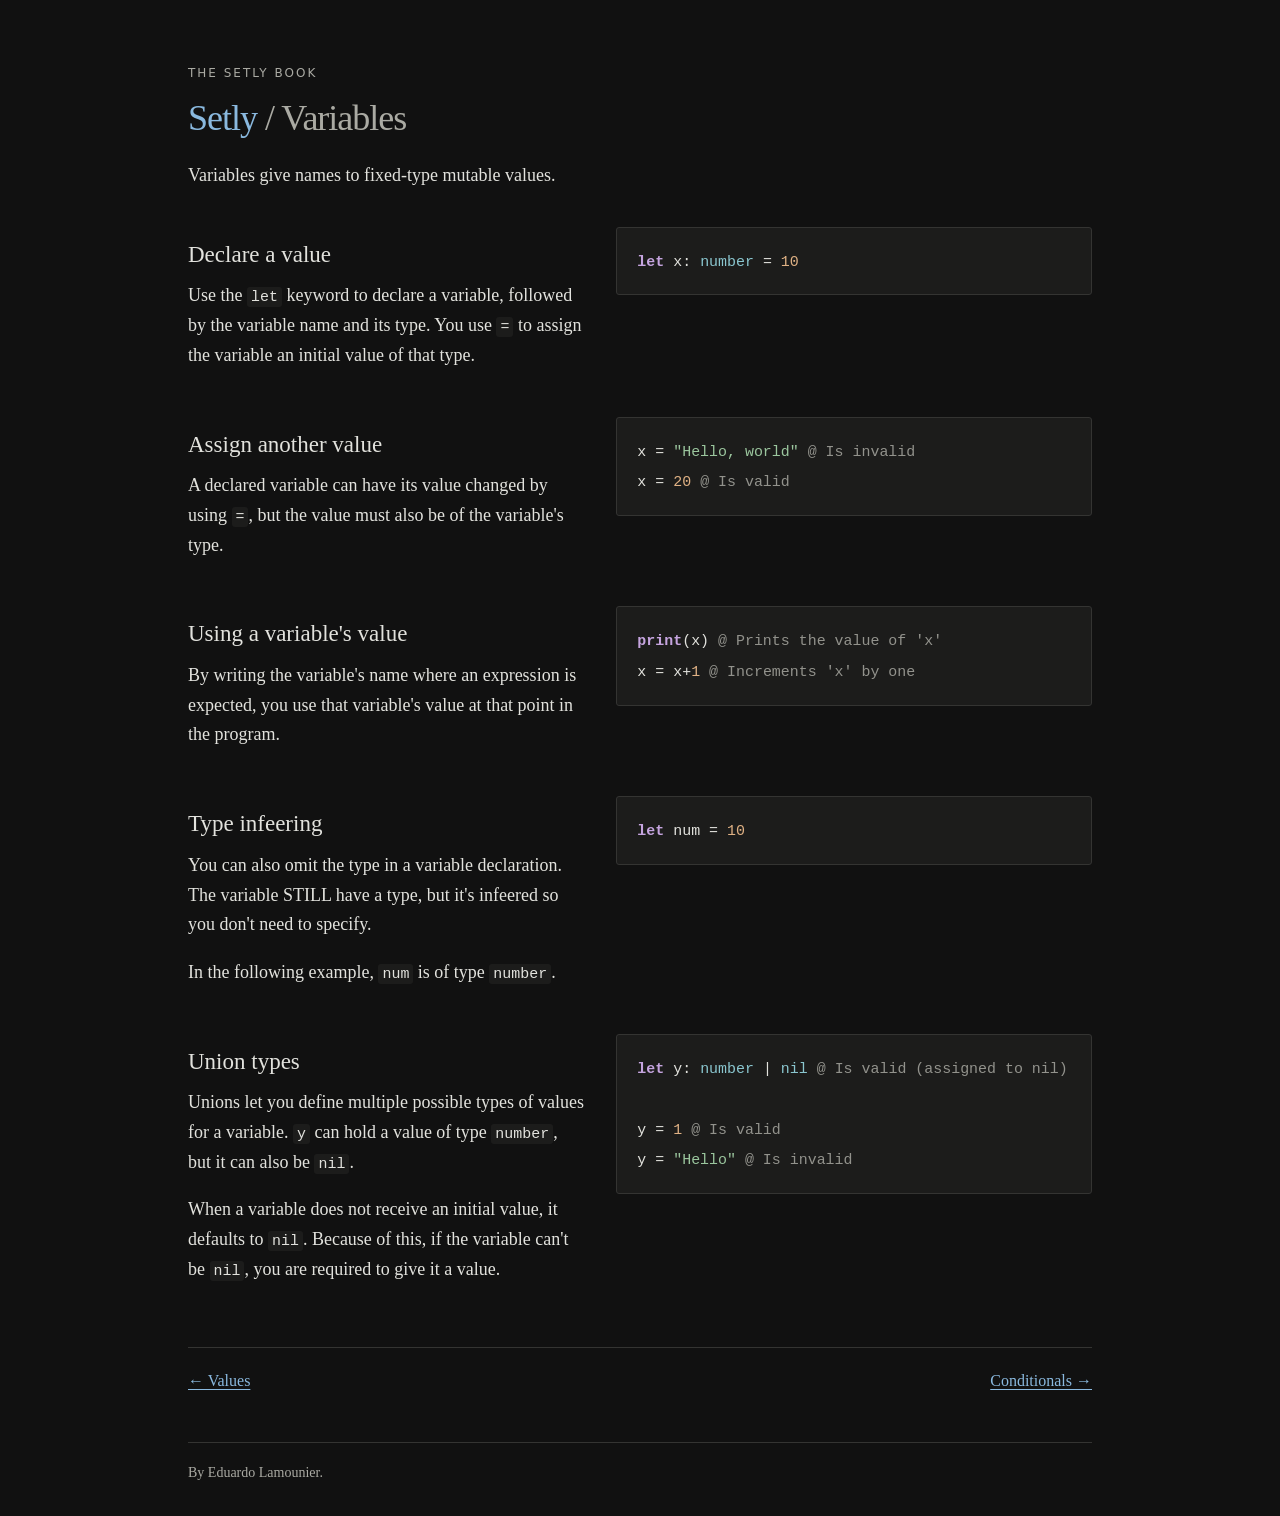
<file: docs/variables.html>
<!DOCTYPE html>
<html lang="en">
<head>
  <meta charset="utf-8">
  <meta name="viewport" content="width=device-width, initial-scale=1">
  <meta name="description" content="Learn Setly through short explanations and annotated code examples.">
  <title>Variables — The Setly Book</title>
  <link rel="stylesheet" href="style.css">
</head>
<body>
  <main class="page">
    <header>
      <p class="eyebrow">The Setly Book</p>
      <h1><a href="index.html">Setly</a><span> / Variables</span></h1>
      <p class="intro">Variables give names to fixed-type mutable values.</p>
    </header>
    <!-- Preserve whitespace inside pre: it controls the displayed code indentation. -->
    <section class="example">
      <div class="explanation">
        <h2>Declare a value</h2>
        <p>Use the <code>let</code> keyword to declare a variable, followed by the variable name and its type. You use <code>=</code> to assign the variable an initial value of that type.</p>
      </div>
      <pre><code><span class="keyword">let</span> x: <span class="type">number</span> = <span class="literal">10</span></code></pre>
    </section>
    <section class="example">
      <div class="explanation">
        <h2>Assign another value</h2>
        <p>A declared variable can have its value changed by using <code>=</code>, but the value must also be of the variable's type.</p>
      </div>
      <pre><code>x = <span class="string">&quot;Hello, world&quot;</span> <span class="comment">@ Is invalid</span>
x = <span class="literal">20</span> <span class="comment">@ Is valid</span></code></pre>
    </section>
    <section class="example">
      <div class="explanation">
        <h2>Using a variable's value</h2>
        <p>By writing the variable's name where an expression is expected, you use that variable's value at that point in the program.</p>
      </div>
      <pre><code><span class="keyword">print</span>(x) <span class="comment">@ Prints the value of 'x'</span>
x = x+<span class="literal">1</span> <span class="comment">@ Increments 'x' by one</span></code></pre>
    </section>
    <section class="example">
      <div class="explanation">
        <h2>Type infeering</h2>
        <p>You can also omit the type in a variable declaration. The variable STILL have a type, but it's infeered so you don't need to specify.</p>
        <p>In the following example, <code>num</code> is of type <code>number</code>.</p>
      </div>
      <pre><code><span class="keyword">let</span> num = <span class="literal">10</span></code></pre>
    </section>
    <section class="example">
      <div class="explanation">
        <h2>Union types</h2>
        <p>Unions let you define multiple possible types of values for a variable. <code>y</code> can hold a value of type <code>number</code>, but it can also be <code>nil</code>.</p>
        <p>When a variable does not receive an initial value, it defaults to <code>nil</code>. Because of this, if the variable can't be <code>nil</code>, you are required to give it a value.</p>
      </div>
      <pre><code><span class="keyword">let</span> y: <span class="type">number</span> | <span class="type">nil</span> <span class="comment">@ Is valid (assigned to nil)</span>

y = <span class="literal">1</span> <span class="comment">@ Is valid</span>
y = <span class="string">"Hello"</span> <span class="comment">@ Is invalid</span>
</code></pre>
    </section>
    <nav class="chapter-nav" aria-label="Chapter navigation">
      <a href="values.html">← Values</a>
      <a href="conditionals.html">Conditionals →</a>
    </nav>
    <footer>
      <p>By Eduardo Lamounier.</p>
    </footer>
  </main>
</body>
</html>
</file>
<file: docs/style.css>
* {
  box-sizing: border-box;
}

:root {
  color-scheme: dark;
}

body {
  margin: 0;
  background: #111111;
  color: #e2e2dd;
  font-family: Georgia, "Times New Roman", serif;
  font-size: 18px;
  line-height: 1.65;
}

a {
  color: #8ab9df;
  text-decoration-thickness: 1px;
  text-underline-offset: 3px;
}

a:hover {
  color: #bbdcf5;
}

a:focus-visible {
  outline: 2px solid #8ab9df;
  outline-offset: 5px;
}

/* Shared page layout and typography. */
.page {
  max-width: 960px;
  margin: 0 auto;
  padding: 64px 28px 32px;
}

.home {
  max-width: 680px;
}

header {
  margin-bottom: 36px;
}

h1,
h2 {
  font-weight: normal;
  line-height: 1.25;
}

h1 {
  margin: 0 0 20px;
  font-size: 36px;
  letter-spacing: -1px;
}

h1 a {
  text-decoration: none;
}

h1 span {
  color: #aaaaa3;
}

h2 {
  font-size: 23px;
  margin: 0 0 12px;
}

p {
  margin: 0 0 18px;
}

.eyebrow {
  font: 12px/1.5 system-ui, sans-serif;
  text-transform: uppercase;
  letter-spacing: 2px;
  color: #aaaaa3;
  margin-bottom: 14px;
}

.intro {
  max-width: 620px;
}

/* Chapter index. */
.chapters {
  list-style: none;
  padding: 0;
  margin: 32px 0 48px;
  border-top: 1px solid #343432;
}

.chapters li {
  padding: 17px 0;
  border-bottom: 1px solid #343432;
}

.chapters a {
  font-size: 22px;
}

.chapters p {
  margin: 3px 0 0;
  color: #aaaaa3;
  font-size: 16px;
}

.number {
  display: inline-block;
  width: 32px;
  color: #aaaaa3;
  font: 12px system-ui, sans-serif;
}

/* Pair each explanation with its code example. */
.example {
  display: grid;
  /* Let columns shrink so long code scrolls inside its block. */
  grid-template-columns: minmax(0, 1fr) minmax(0, 1.2fr);
  gap: 32px;
  margin: 0 0 28px;
  align-items: start;
}

.explanation {
  padding-top: 14px;
}

code {
  font-family: "SFMono-Regular", Consolas, "Liberation Mono", monospace;
  font-size: 0.83em;
}

p code {
  background: #1c1c1b;
  padding: 2px 4px;
  border-radius: 3px;
}

pre {
  min-width: 0;
  margin: 0;
  padding: 18px 20px;
  background: #1c1c1b;
  border: 1px solid #343432;
  border-radius: 3px;
  overflow-x: auto;
  line-height: 1.7;
  tab-size: 2;
}

/* Syntax colors match the spans in the HTML examples. */
.keyword {
  color: #c5a4df;
  font-weight: bold;
}

.string {
  color: #9bc69e;
}

.literal {
  color: #dfb184;
}

.type {
  color: #8ac6cf;
}

.comment {
  color: #92928c;
}

/* Chapter navigation and footer. */
.chapter-nav {
  display: flex;
  flex-wrap: wrap;
  justify-content: space-between;
  gap: 16px;
  margin-top: 44px;
  padding-top: 20px;
  border-top: 1px solid #343432;
  font-size: 16px;
}

footer {
  margin-top: 48px;
  padding-top: 18px;
  border-top: 1px solid #343432;
  color: #aaaaa3;
  font-size: 14px;
}

footer p {
  margin: 0;
}

/* Stack explanations above code on narrow screens. */
@media (max-width: 680px) {
  .page {
    padding: 32px 20px;
  }

  h1 {
    font-size: 30px;
  }

  .example {
    grid-template-columns: 1fr;
    gap: 8px;
    margin-bottom: 32px;
  }

  .explanation {
    padding-top: 0;
  }
}
</file>
